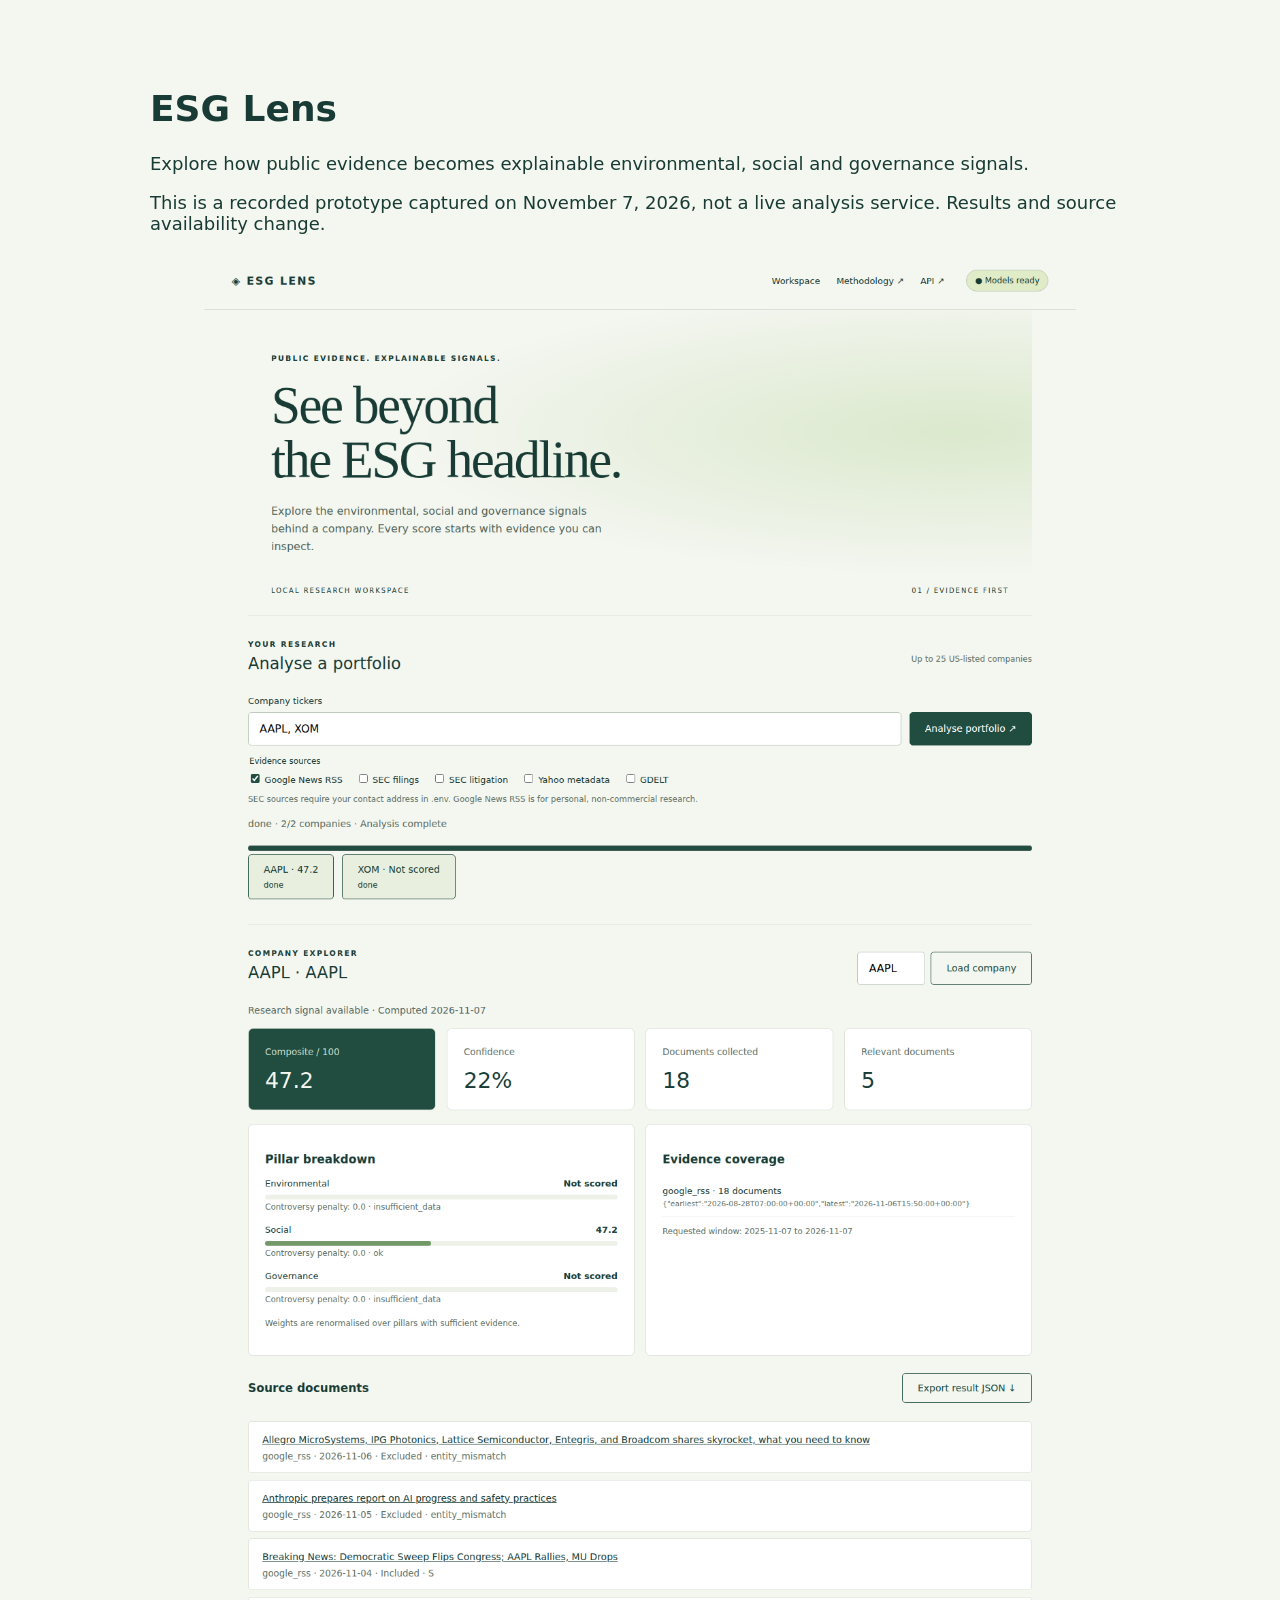
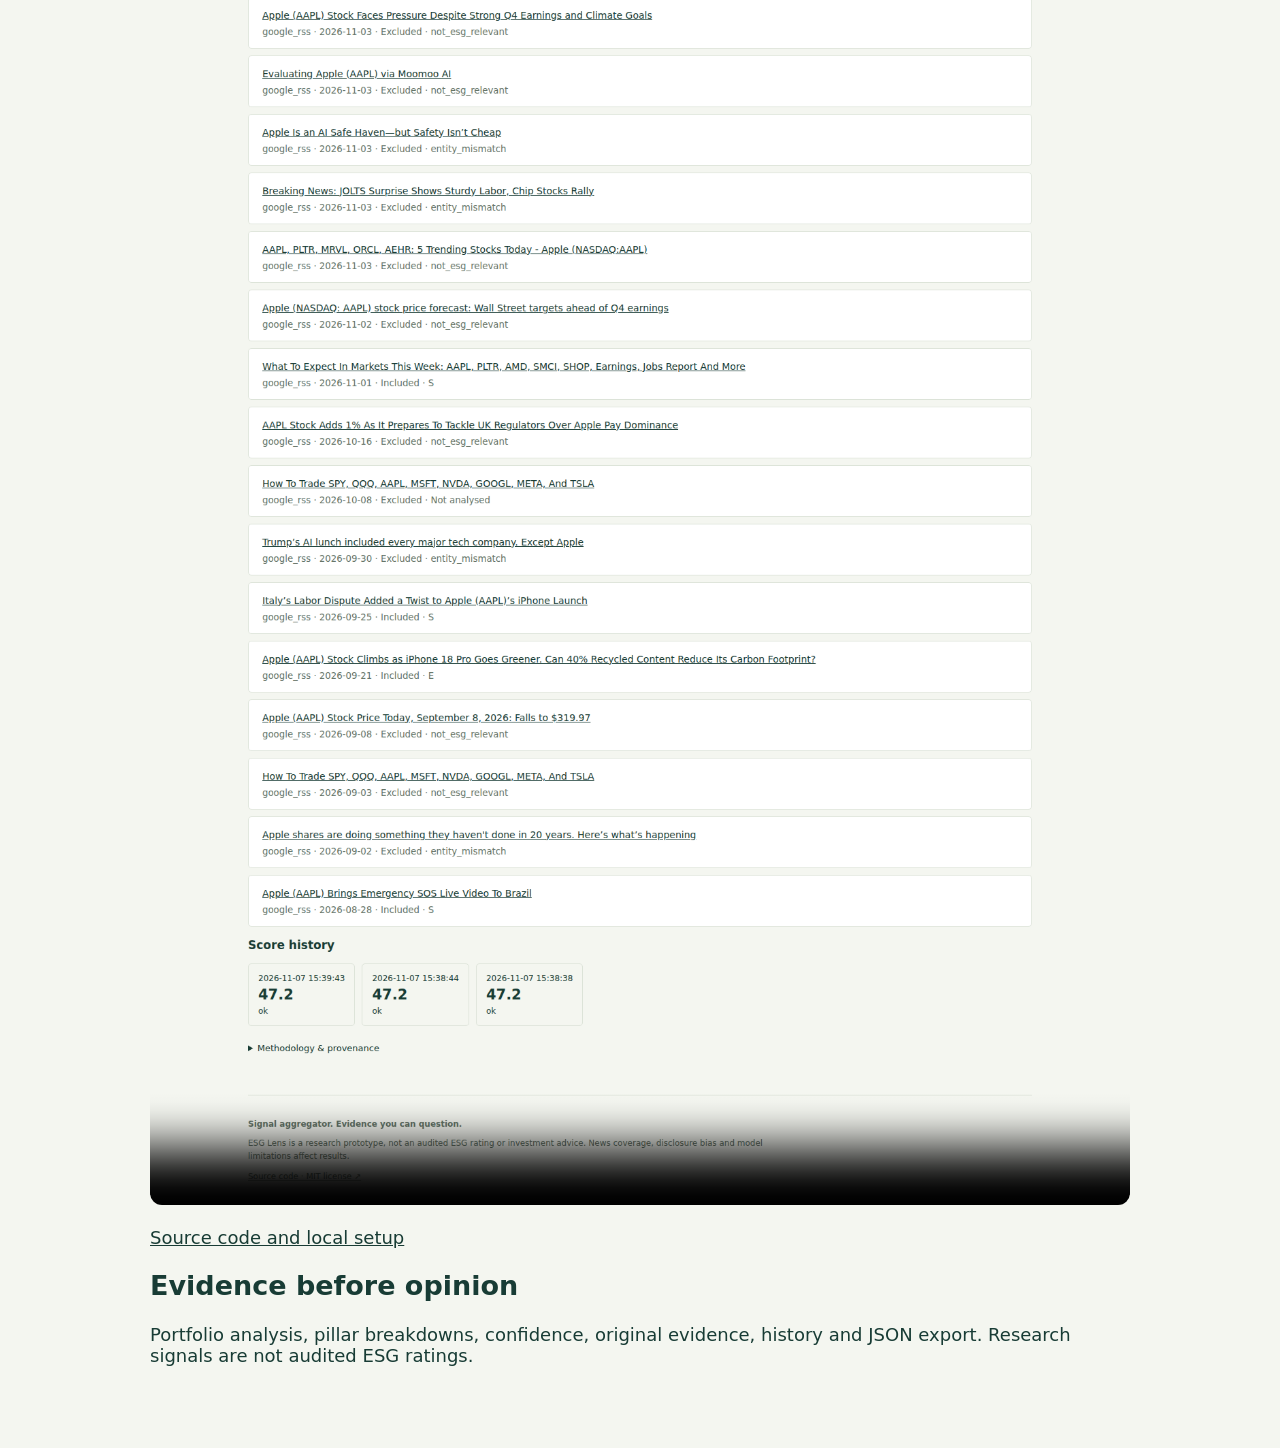
<file: docs/demo/index.html>
<!doctype html><html lang="en"><meta charset="utf-8"><meta name="viewport" content="width=device-width,initial-scale=1"><title>ESG Lens prototype</title><style>body{max-width:980px;margin:40px auto;padding:24px;font:18px system-ui;background:#f4f6f0;color:#183c35}video,img{width:100%;border-radius:12px}a{color:inherit}</style><h1>ESG Lens</h1><p>Explore how public evidence becomes explainable environmental, social and governance signals.</p><p>This is a recorded prototype captured on November 7, 2026, not a live analysis service. Results and source availability change.</p><video controls preload="metadata" poster="dashboard.png"><source src="prototype.webm" type="video/webm"></video><p><a href="https://github.com/PaddyCH96/esg-lens">Source code and local setup</a></p><h2>Evidence before opinion</h2><p>Portfolio analysis, pillar breakdowns, confidence, original evidence, history and JSON export. Research signals are not audited ESG ratings.</p></html>
</file>
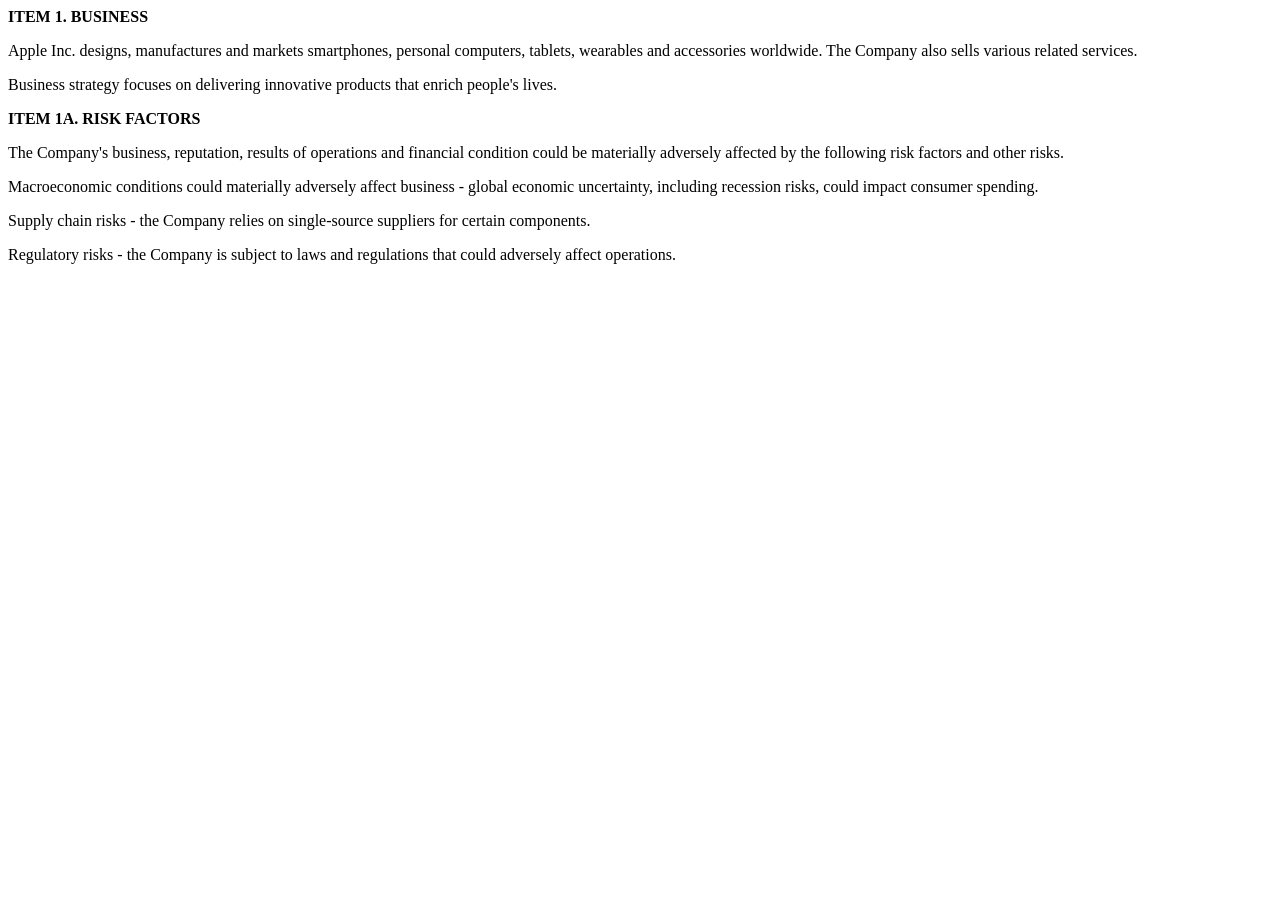
<file: tests/fixtures/edgar_10k_item1_excerpt.html>
<html><head><title>Apple Inc. 10-K 2023</title></head><body>
<p><b>ITEM 1. BUSINESS</b></p>
<p>Apple Inc. designs, manufactures and markets smartphones, personal computers, tablets, wearables and accessories worldwide. The Company also sells various related services.</p>
<p>Business strategy focuses on delivering innovative products that enrich people's lives.</p>
<p><b>ITEM 1A. RISK FACTORS</b></p>
<p>The Company's business, reputation, results of operations and financial condition could be materially adversely affected by the following risk factors and other risks.</p>
<p>Macroeconomic conditions could materially adversely affect business - global economic uncertainty, including recession risks, could impact consumer spending.</p>
<p>Supply chain risks - the Company relies on single-source suppliers for certain components.</p>
<p>Regulatory risks - the Company is subject to laws and regulations that could adversely affect operations.</p>
</body></html>
</file>
